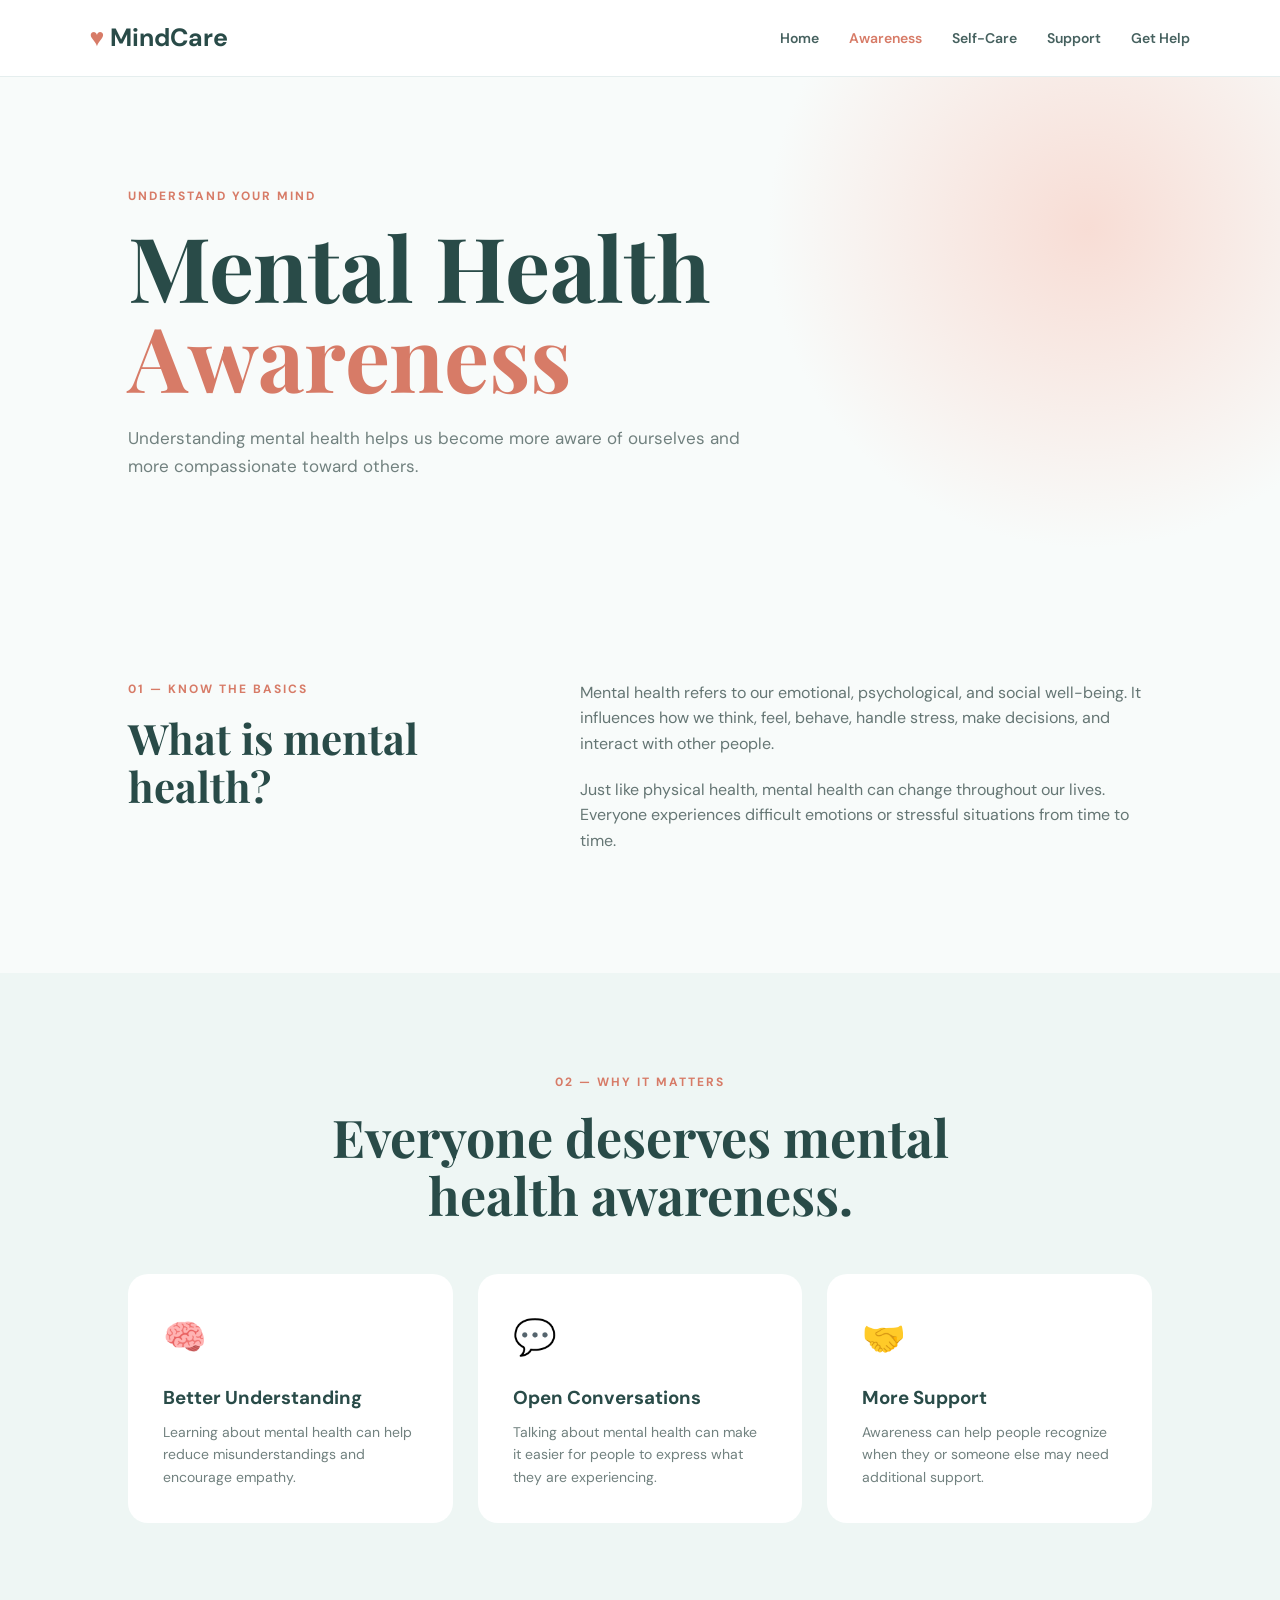
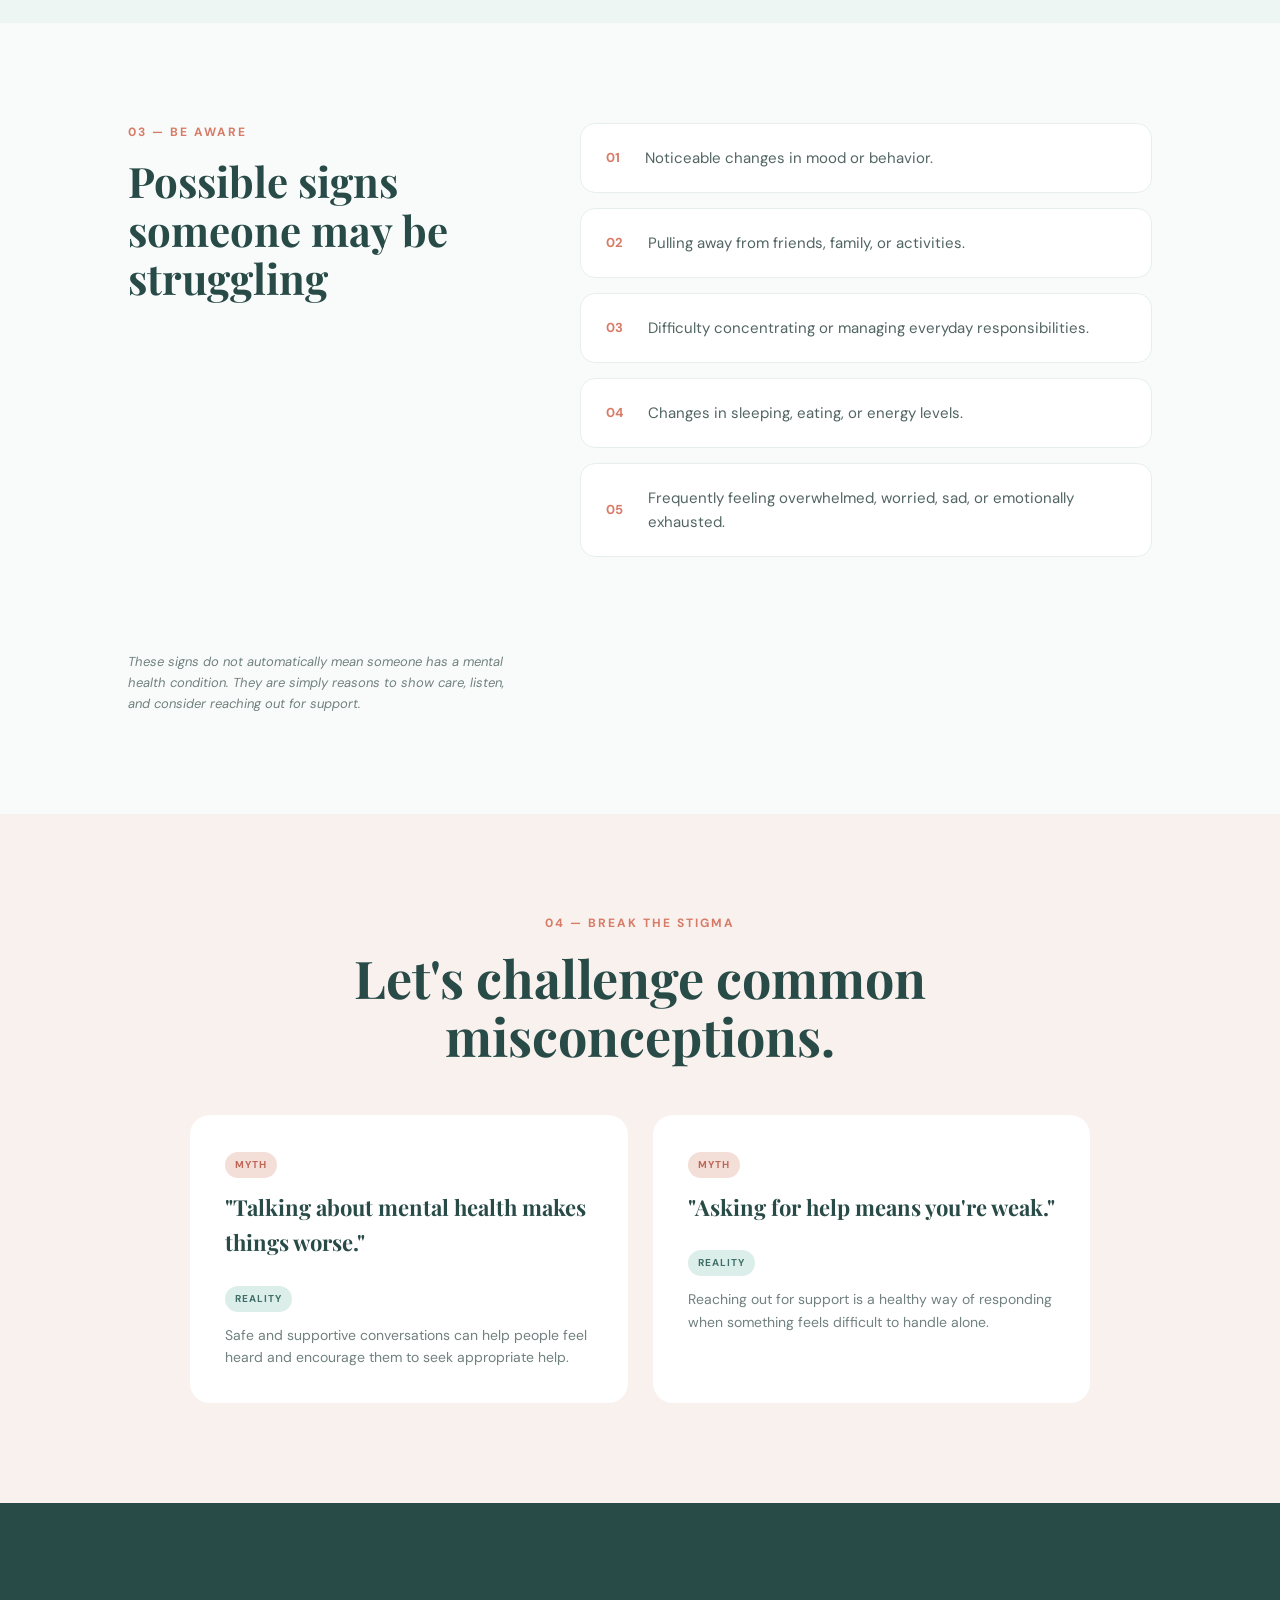
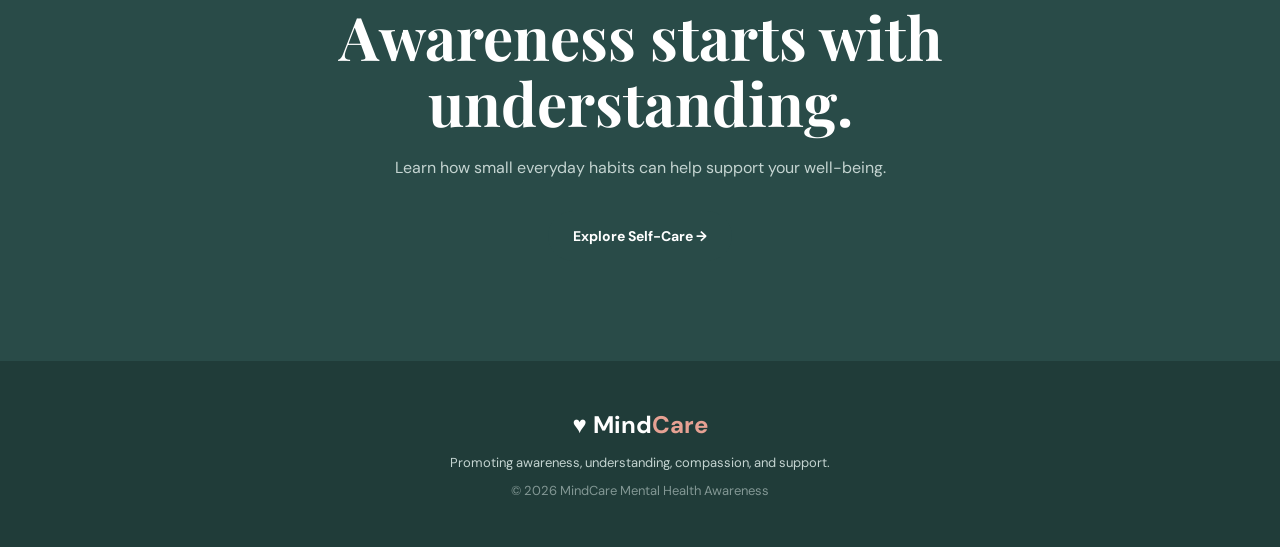
<file: awareness.html>
<!DOCTYPE html>

<html lang="en">
<head>
    <meta charset="UTF-8">
    <meta name="viewport" content="width=device-width, initial-scale=1.0">

<title>Awareness | MindCare</title>

<link rel="stylesheet" href="style.css">

<link rel="preconnect" href="https://fonts.googleapis.com">
<link rel="preconnect" href="https://fonts.gstatic.com" crossorigin>
<link href="https://fonts.googleapis.com/css2?family=DM+Sans:wght@400;500;600;700&family=Playfair+Display:wght@600;700&display=swap" rel="stylesheet">

</head>

<body>

<header class="navbar">

<div class="logo">
    <span>♥</span> MindCare
</div>

<nav id="navMenu">
    <a href="index.html">Home</a>
    <a href="awareness.html" class="active">Awareness</a>
    <a href="selfcare.html">Self-Care</a>
    <a href="support.html">Support</a>
    <a href="help.html">Get Help</a>
</nav>

<button class="menu-btn" onclick="toggleMenu()">☰</button>

</header>

<main>

<!-- PAGE HEADER -->

<section class="page-header">

    <p class="small-title">UNDERSTAND YOUR MIND</p>

    <h1>
        Mental Health<br>
        <span>Awareness</span>
    </h1>

    <p>
        Understanding mental health helps us become more aware
        of ourselves and more compassionate toward others.
    </p>

</section>


<!-- WHAT IS MENTAL HEALTH -->

<section class="content-section">

    <div class="content-title">

        <p class="small-title">01 — KNOW THE BASICS</p>

        <h2>What is mental health?</h2>

    </div>

    <div class="content-text">

        <p>
            Mental health refers to our emotional, psychological,
            and social well-being. It influences how we think,
            feel, behave, handle stress, make decisions, and
            interact with other people.
        </p>

        <p>
            Just like physical health, mental health can change
            throughout our lives. Everyone experiences difficult
            emotions or stressful situations from time to time.
        </p>

    </div>

</section>


<!-- WHY IT MATTERS -->

<section class="colored-section">

    <div class="section-title center">

        <p class="small-title">02 — WHY IT MATTERS</p>

        <h2>Everyone deserves mental health awareness.</h2>

    </div>

    <div class="awareness-grid">

        <div class="awareness-card">
            <span>🧠</span>
            <h3>Better Understanding</h3>
            <p>
                Learning about mental health can help reduce
                misunderstandings and encourage empathy.
            </p>
        </div>

        <div class="awareness-card">
            <span>💬</span>
            <h3>Open Conversations</h3>
            <p>
                Talking about mental health can make it easier
                for people to express what they are experiencing.
            </p>
        </div>

        <div class="awareness-card">
            <span>🤝</span>
            <h3>More Support</h3>
            <p>
                Awareness can help people recognize when they
                or someone else may need additional support.
            </p>
        </div>

    </div>

</section>


<!-- POSSIBLE SIGNS -->

<section class="content-section">

    <div class="content-title">

        <p class="small-title">03 — BE AWARE</p>

        <h2>Possible signs someone may be struggling</h2>

    </div>

    <div class="signs-list">

        <div class="awareness-sign">
            <span>01</span>
            <p>Noticeable changes in mood or behavior.</p>
        </div>

        <div class="awareness-sign">
            <span>02</span>
            <p>Pulling away from friends, family, or activities.</p>
        </div>

        <div class="awareness-sign">
            <span>03</span>
            <p>Difficulty concentrating or managing everyday responsibilities.</p>
        </div>

        <div class="awareness-sign">
            <span>04</span>
            <p>Changes in sleeping, eating, or energy levels.</p>
        </div>

        <div class="awareness-sign">
            <span>05</span>
            <p>Frequently feeling overwhelmed, worried, sad, or emotionally exhausted.</p>
        </div>

    </div>

    <p class="important-note">
        These signs do not automatically mean someone has a mental
        health condition. They are simply reasons to show care,
        listen, and consider reaching out for support.
    </p>

</section>


<!-- MYTHS -->

<section class="colored-section light">

    <div class="section-title center">

        <p class="small-title">04 — BREAK THE STIGMA</p>

        <h2>Let's challenge common misconceptions.</h2>

    </div>

    <div class="myth-grid">

        <div class="myth-card">

            <div class="myth-label">
                MYTH
            </div>

            <h3>
                "Talking about mental health makes things worse."
            </h3>

            <div class="truth-label">
                REALITY
            </div>

            <p>
                Safe and supportive conversations can help people
                feel heard and encourage them to seek appropriate help.
            </p>

        </div>


        <div class="myth-card">

            <div class="myth-label">
                MYTH
            </div>

            <h3>
                "Asking for help means you're weak."
            </h3>

            <div class="truth-label">
                REALITY
            </div>

            <p>
                Reaching out for support is a healthy way of
                responding when something feels difficult to handle alone.
            </p>

        </div>

    </div>

</section>


<!-- CTA -->

<section class="page-cta">

    <h2>
        Awareness starts with<br>
        understanding.
    </h2>

    <p>
        Learn how small everyday habits can help support your well-being.
    </p>

    <a href="selfcare.html" class="btn primary-btn">
        Explore Self-Care →
    </a>

</section>

</main>

<footer>

<div class="footer-logo">
    ♥ Mind<span>Care</span>
</div>

<p>
    Promoting awareness, understanding, compassion, and support.
</p>

<p class="copyright">
    © 2026 MindCare Mental Health Awareness
</p>

</footer>

<script src="script.js"></script>

</body>
</html>
</file>
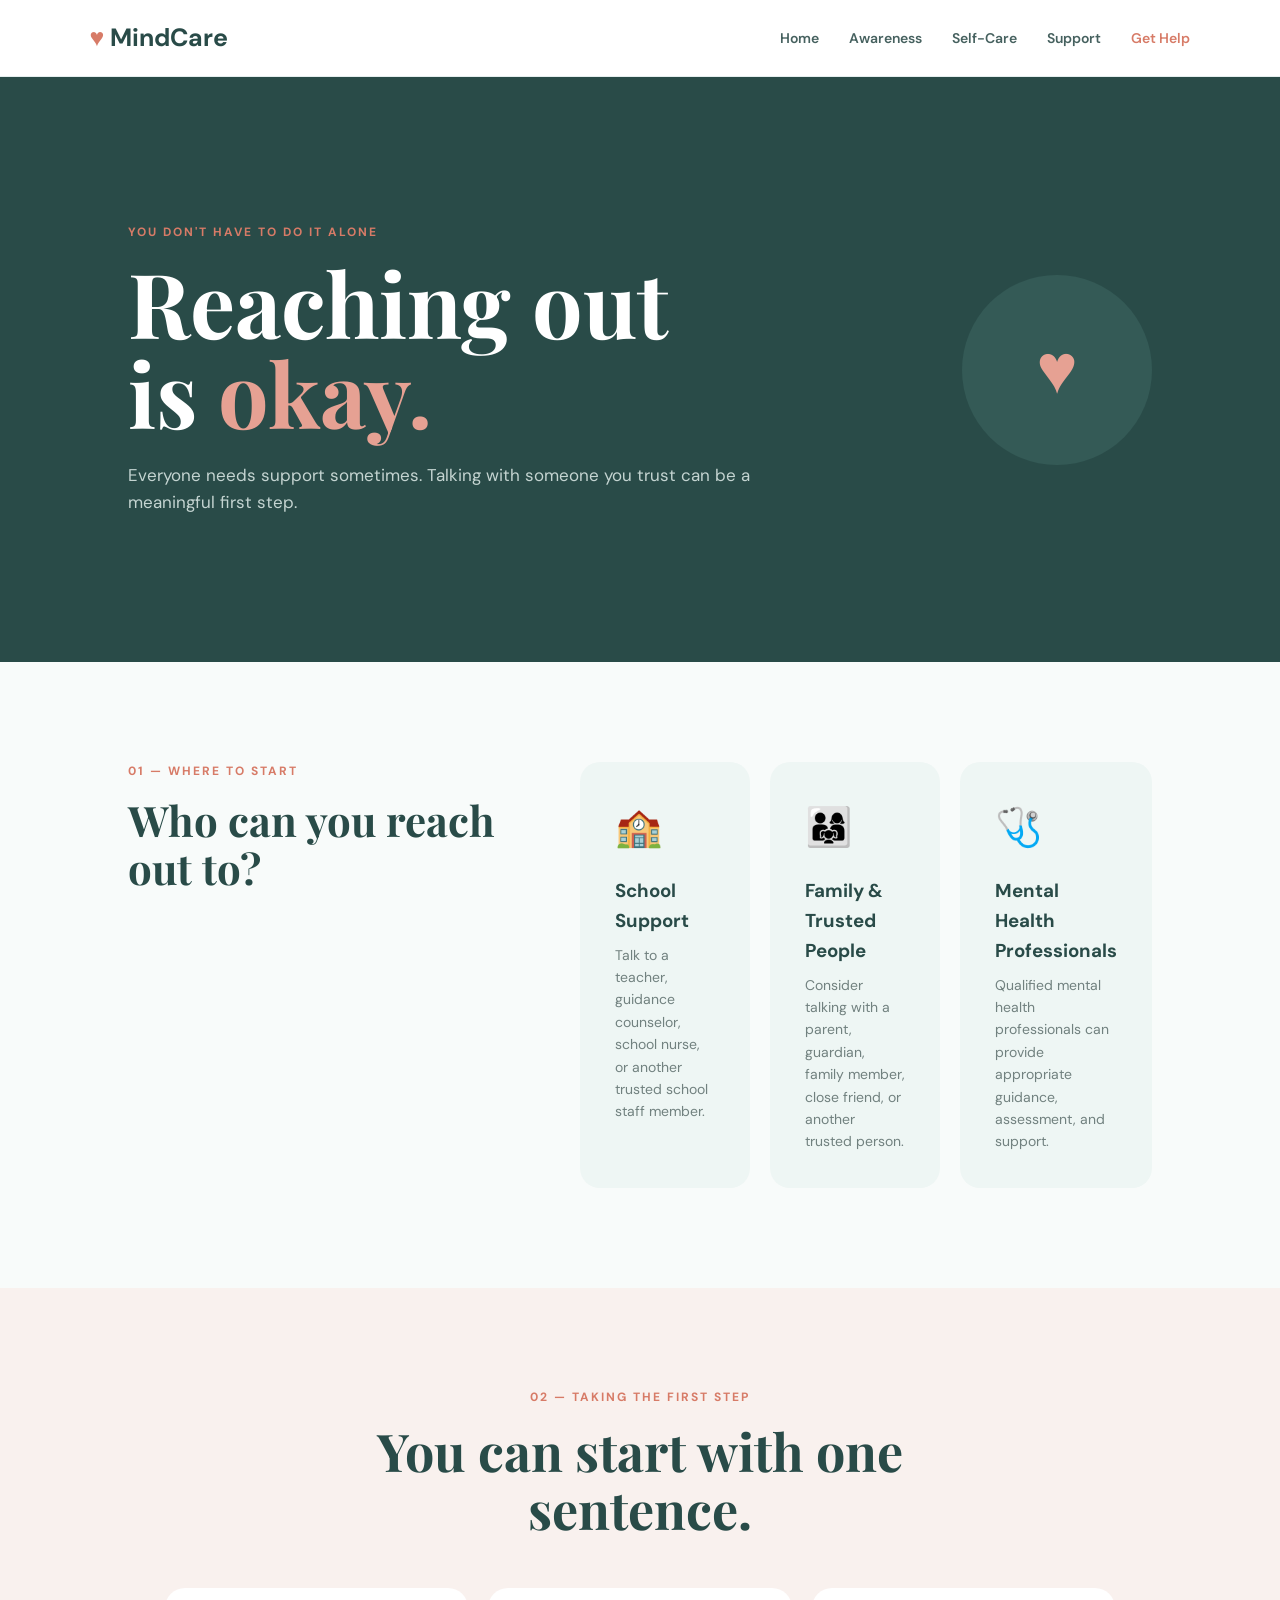
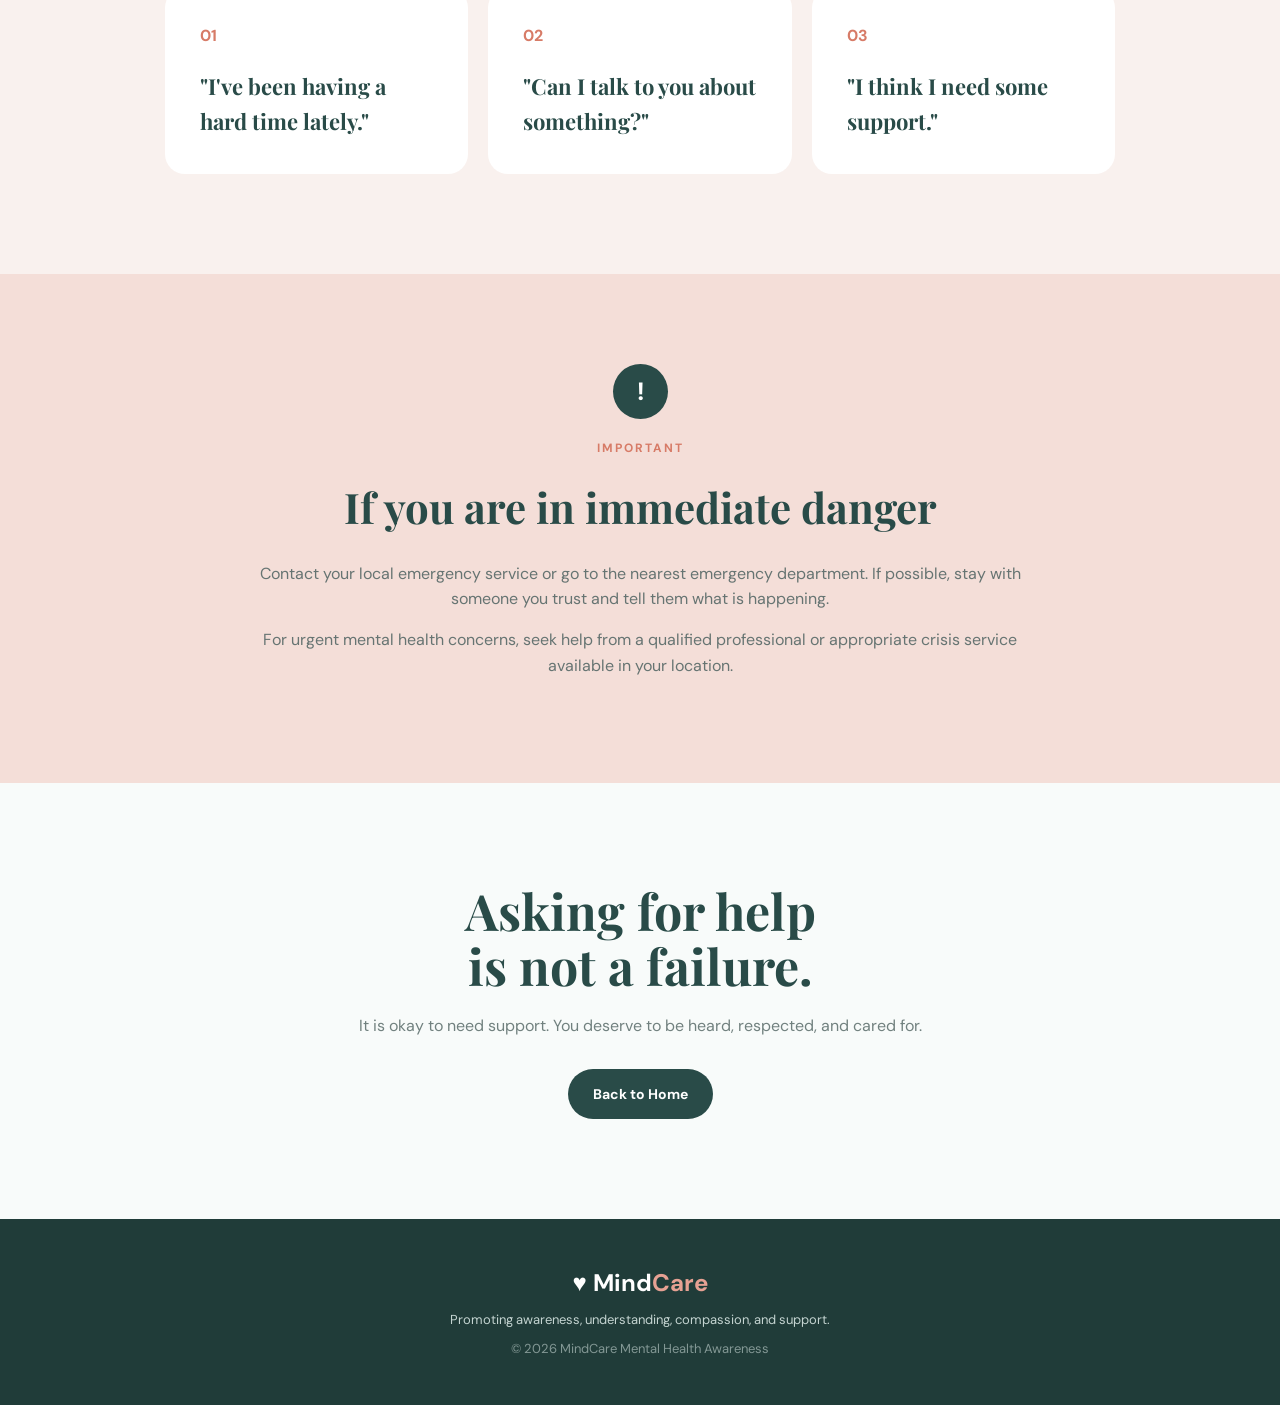
<file: help.html>
<!DOCTYPE html>

<html lang="en">
<head>

<meta charset="UTF-8">
<meta name="viewport" content="width=device-width, initial-scale=1.0">

<title>Get Help | MindCare</title>

<link rel="stylesheet" href="style.css">

<link rel="preconnect" href="https://fonts.googleapis.com">
<link rel="preconnect" href="https://fonts.gstatic.com" crossorigin>
<link href="https://fonts.googleapis.com/css2?family=DM+Sans:wght@400;500;600;700&family=Playfair+Display:wght@600;700&display=swap" rel="stylesheet">

</head>

<body>

<header class="navbar">

<div class="logo">
    <span>♥</span> MindCare
</div>

<nav id="navMenu">

    <a href="index.html">Home</a>

    <a href="awareness.html">Awareness</a>

    <a href="selfcare.html">Self-Care</a>

    <a href="support.html">Support</a>

    <a href="help.html" class="active">Get Help</a>

</nav>

<button class="menu-btn" onclick="toggleMenu()">☰</button>

</header>

<main>

<section class="help-hero">

    <div>

        <p class="small-title">
            YOU DON'T HAVE TO DO IT ALONE
        </p>

        <h1>
            Reaching out<br>
            is <span>okay.</span>
        </h1>

        <p>
            Everyone needs support sometimes. Talking with someone
            you trust can be a meaningful first step.
        </p>

    </div>

    <div class="help-heart">
        ♥
    </div>

</section>


<section class="content-section">

    <div class="content-title">

        <p class="small-title">01 — WHERE TO START</p>

        <h2>
            Who can you reach out to?
        </h2>

    </div>


    <div class="help-page-grid">

        <div class="help-page-card">

            <span>🏫</span>

            <h3>
                School Support
            </h3>

            <p>
                Talk to a teacher, guidance counselor,
                school nurse, or another trusted school staff member.
            </p>

        </div>


        <div class="help-page-card">

            <span>👨‍👩‍👧</span>

            <h3>
                Family & Trusted People
            </h3>

            <p>
                Consider talking with a parent, guardian,
                family member, close friend, or another trusted person.
            </p>

        </div>


        <div class="help-page-card">

            <span>🩺</span>

            <h3>
                Mental Health Professionals
            </h3>

            <p>
                Qualified mental health professionals can provide
                appropriate guidance, assessment, and support.
            </p>

        </div>

    </div>

</section>


<section class="help-steps">

    <div class="section-title center">

        <p class="small-title">02 — TAKING THE FIRST STEP</p>

        <h2>
            You can start with one sentence.
        </h2>

    </div>


    <div class="help-steps-grid">

        <div class="help-step">
            <span>01</span>
            <h3>
                "I've been having a hard time lately."
            </h3>
        </div>

        <div class="help-step">
            <span>02</span>
            <h3>
                "Can I talk to you about something?"
            </h3>
        </div>

        <div class="help-step">
            <span>03</span>
            <h3>
                "I think I need some support."
            </h3>
        </div>

    </div>

</section>


<section class="important-help">

    <div class="important-help-content">

        <div class="warning-icon">
            !
        </div>

        <p class="small-title">
            IMPORTANT
        </p>

        <h2>
            If you are in immediate danger
        </h2>

        <p>
            Contact your local emergency service or go to the nearest
            emergency department. If possible, stay with someone you
            trust and tell them what is happening.
        </p>

        <p>
            For urgent mental health concerns, seek help from a
            qualified professional or appropriate crisis service
            available in your location.
        </p>

    </div>

</section>


<section class="final-help">

    <h2>
        Asking for help<br>
        is not a failure.
    </h2>

    <p>
        It is okay to need support. You deserve to be heard,
        respected, and cared for.
    </p>

    <a href="index.html" class="btn primary-btn">
        Back to Home
    </a>

</section>

</main>

<footer>

<div class="footer-logo">
    ♥ Mind<span>Care</span>
</div>

<p>
    Promoting awareness, understanding, compassion, and support.
</p>

<p class="copyright">
    © 2026 MindCare Mental Health Awareness
</p>

</footer>

<script src="script.js"></script>

</body>
</html>
</file>
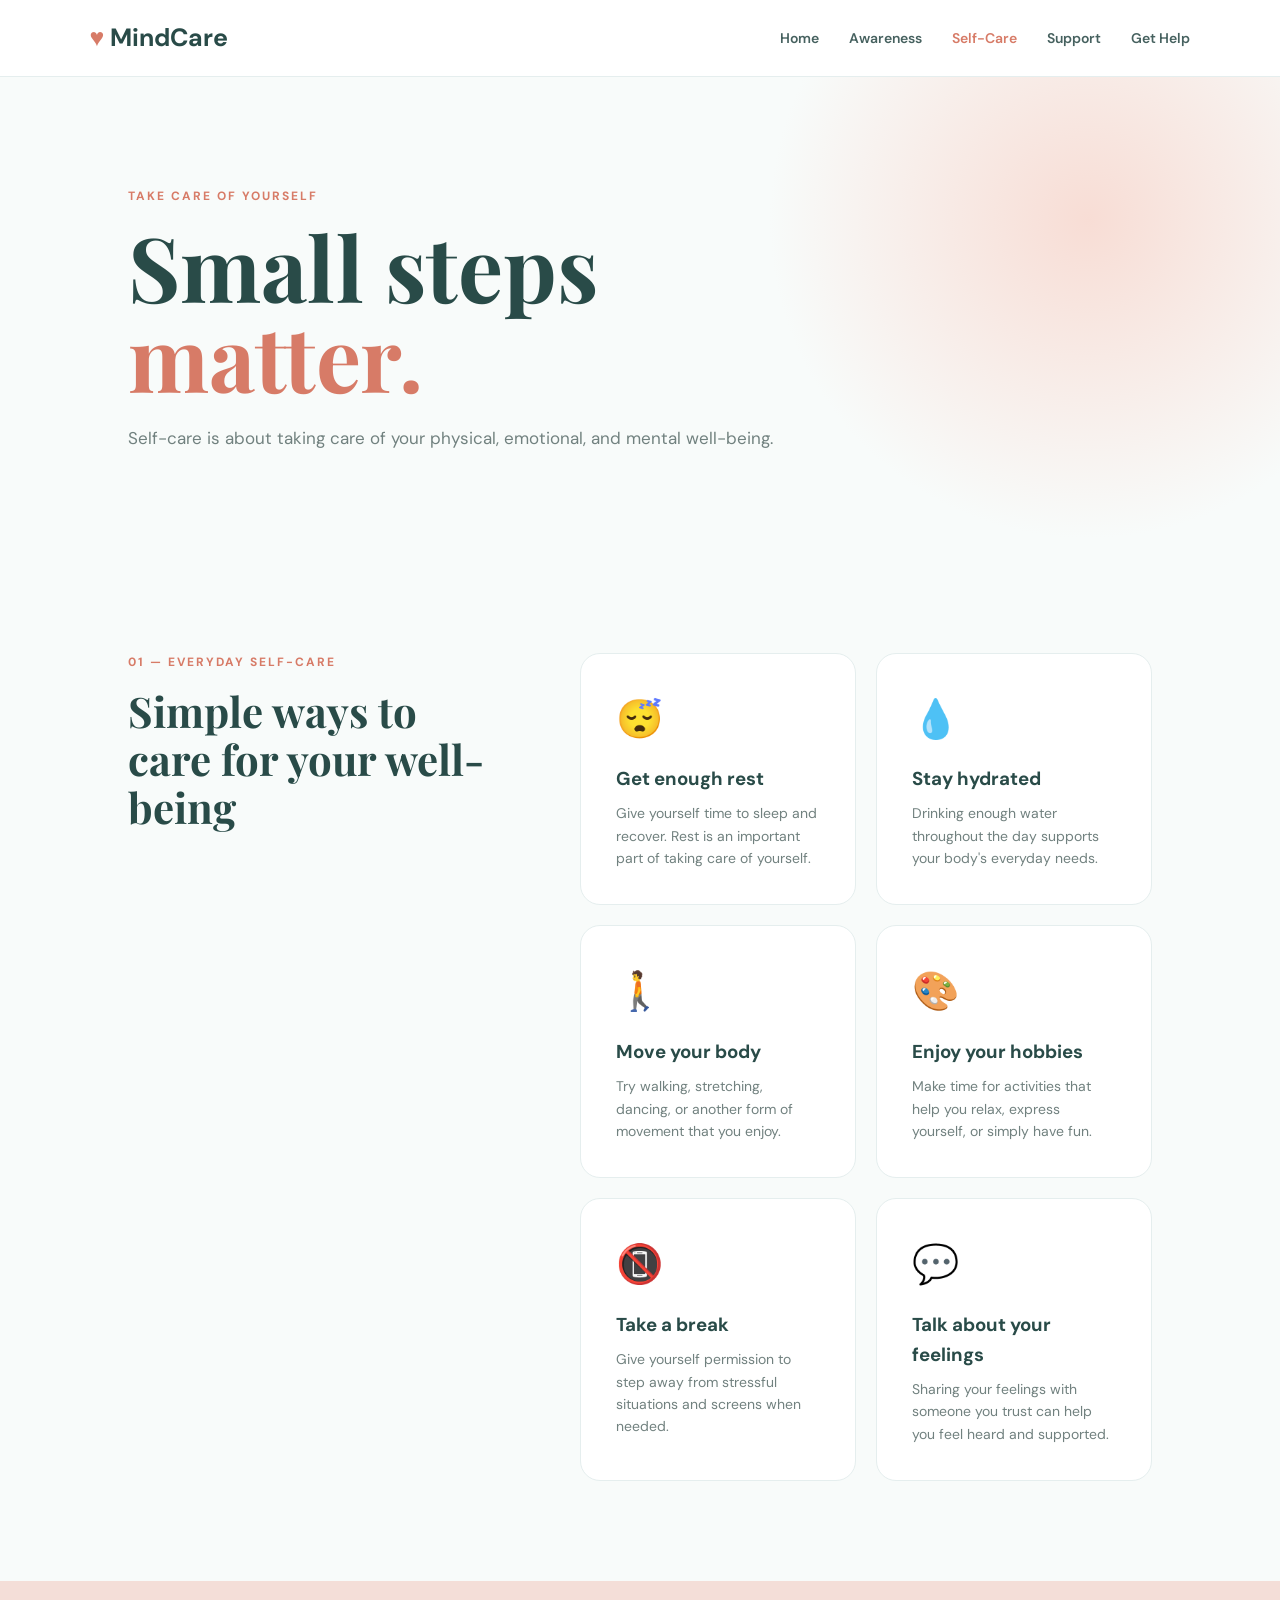
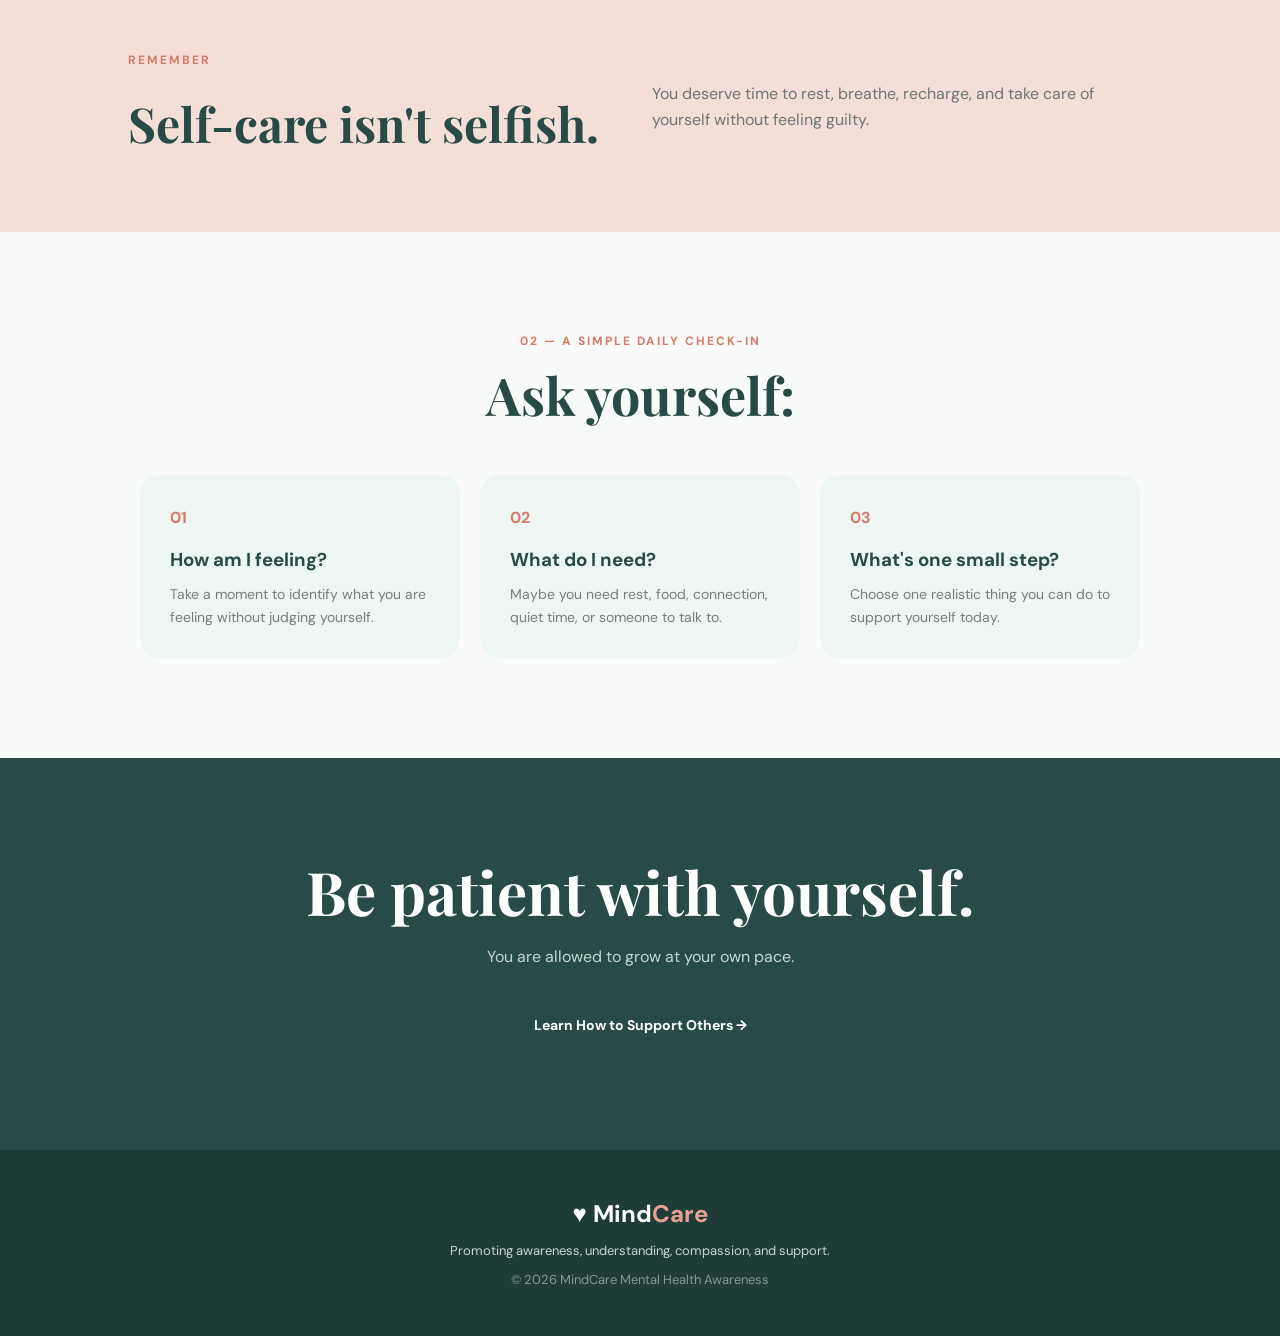
<file: selfcare.html>
<!DOCTYPE html>

<html lang="en">
<head>

<meta charset="UTF-8">
<meta name="viewport" content="width=device-width, initial-scale=1.0">

<title>Self-Care | MindCare</title>

<link rel="stylesheet" href="style.css">

<link rel="preconnect" href="https://fonts.googleapis.com">
<link rel="preconnect" href="https://fonts.gstatic.com" crossorigin>
<link href="https://fonts.googleapis.com/css2?family=DM+Sans:wght@400;500;600;700&family=Playfair+Display:wght@600;700&display=swap" rel="stylesheet">

</head>

<body>

<header class="navbar">

<div class="logo">
    <span>♥</span> MindCare
</div>

<nav id="navMenu">
    <a href="index.html">Home</a>
    <a href="awareness.html">Awareness</a>
    <a href="selfcare.html" class="active">Self-Care</a>
    <a href="support.html">Support</a>
    <a href="help.html">Get Help</a>
</nav>

<button class="menu-btn" onclick="toggleMenu()">☰</button>

</header>

<main>

<section class="page-header">

    <p class="small-title">TAKE CARE OF YOURSELF</p>

    <h1>
        Small steps<br>
        <span>matter.</span>
    </h1>

    <p>
        Self-care is about taking care of your physical,
        emotional, and mental well-being.
    </p>

</section>


<section class="content-section">

    <div class="content-title">

        <p class="small-title">01 — EVERYDAY SELF-CARE</p>

        <h2>
            Simple ways to care for your well-being
        </h2>

    </div>


    <div class="selfcare-page-grid">

        <div class="selfcare-big-card">
            <div class="big-icon">😴</div>
            <h3>Get enough rest</h3>
            <p>
                Give yourself time to sleep and recover.
                Rest is an important part of taking care of yourself.
            </p>
        </div>


        <div class="selfcare-big-card">
            <div class="big-icon">💧</div>
            <h3>Stay hydrated</h3>
            <p>
                Drinking enough water throughout the day supports
                your body's everyday needs.
            </p>
        </div>


        <div class="selfcare-big-card">
            <div class="big-icon">🚶</div>
            <h3>Move your body</h3>
            <p>
                Try walking, stretching, dancing, or another
                form of movement that you enjoy.
            </p>
        </div>


        <div class="selfcare-big-card">
            <div class="big-icon">🎨</div>
            <h3>Enjoy your hobbies</h3>
            <p>
                Make time for activities that help you relax,
                express yourself, or simply have fun.
            </p>
        </div>


        <div class="selfcare-big-card">
            <div class="big-icon">📵</div>
            <h3>Take a break</h3>
            <p>
                Give yourself permission to step away from
                stressful situations and screens when needed.
            </p>
        </div>


        <div class="selfcare-big-card">
            <div class="big-icon">💬</div>
            <h3>Talk about your feelings</h3>
            <p>
                Sharing your feelings with someone you trust
                can help you feel heard and supported.
            </p>
        </div>

    </div>

</section>


<section class="selfcare-reminder">

    <div>

        <p class="small-title">
            REMEMBER
        </p>

        <h2>
            Self-care isn't selfish.
        </h2>

    </div>

    <p>
        You deserve time to rest, breathe, recharge, and
        take care of yourself without feeling guilty.
    </p>

</section>


<section class="daily-section">

    <div class="section-title center">

        <p class="small-title">02 — A SIMPLE DAILY CHECK-IN</p>

        <h2>
            Ask yourself:
        </h2>

    </div>


    <div class="check-grid">

        <div class="check-card">
            <span>01</span>
            <h3>How am I feeling?</h3>
            <p>
                Take a moment to identify what you are feeling
                without judging yourself.
            </p>
        </div>

        <div class="check-card">
            <span>02</span>
            <h3>What do I need?</h3>
            <p>
                Maybe you need rest, food, connection,
                quiet time, or someone to talk to.
            </p>
        </div>

        <div class="check-card">
            <span>03</span>
            <h3>What's one small step?</h3>
            <p>
                Choose one realistic thing you can do
                to support yourself today.
            </p>
        </div>

    </div>

</section>


<section class="page-cta">

    <h2>
        Be patient with yourself.
    </h2>

    <p>
        You are allowed to grow at your own pace.
    </p>

    <a href="support.html" class="btn primary-btn">
        Learn How to Support Others →
    </a>

</section>

</main>

<footer>

<div class="footer-logo">
    ♥ Mind<span>Care</span>
</div>

<p>
    Promoting awareness, understanding, compassion, and support.
</p>

<p class="copyright">
    © 2026 MindCare Mental Health Awareness
</p>

</footer>

<script src="script.js"></script>

</body>
</html>
</file>
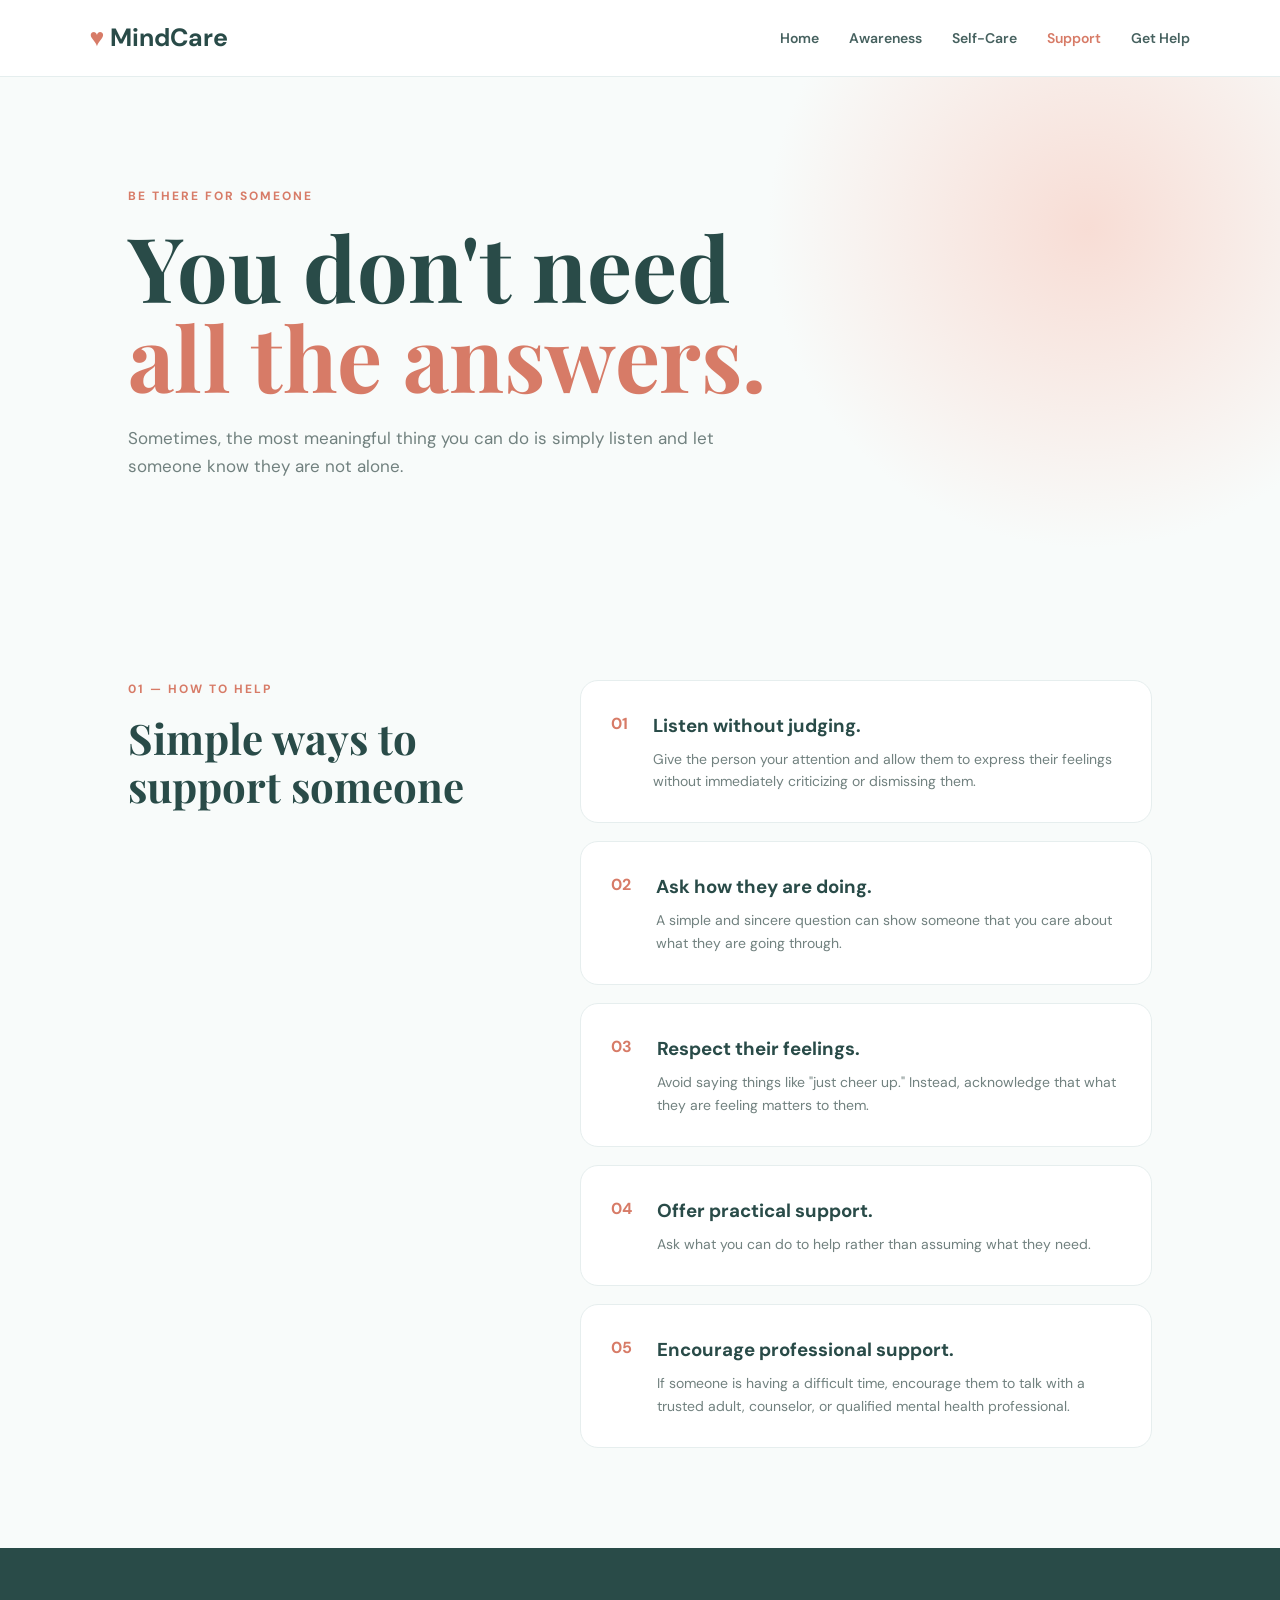
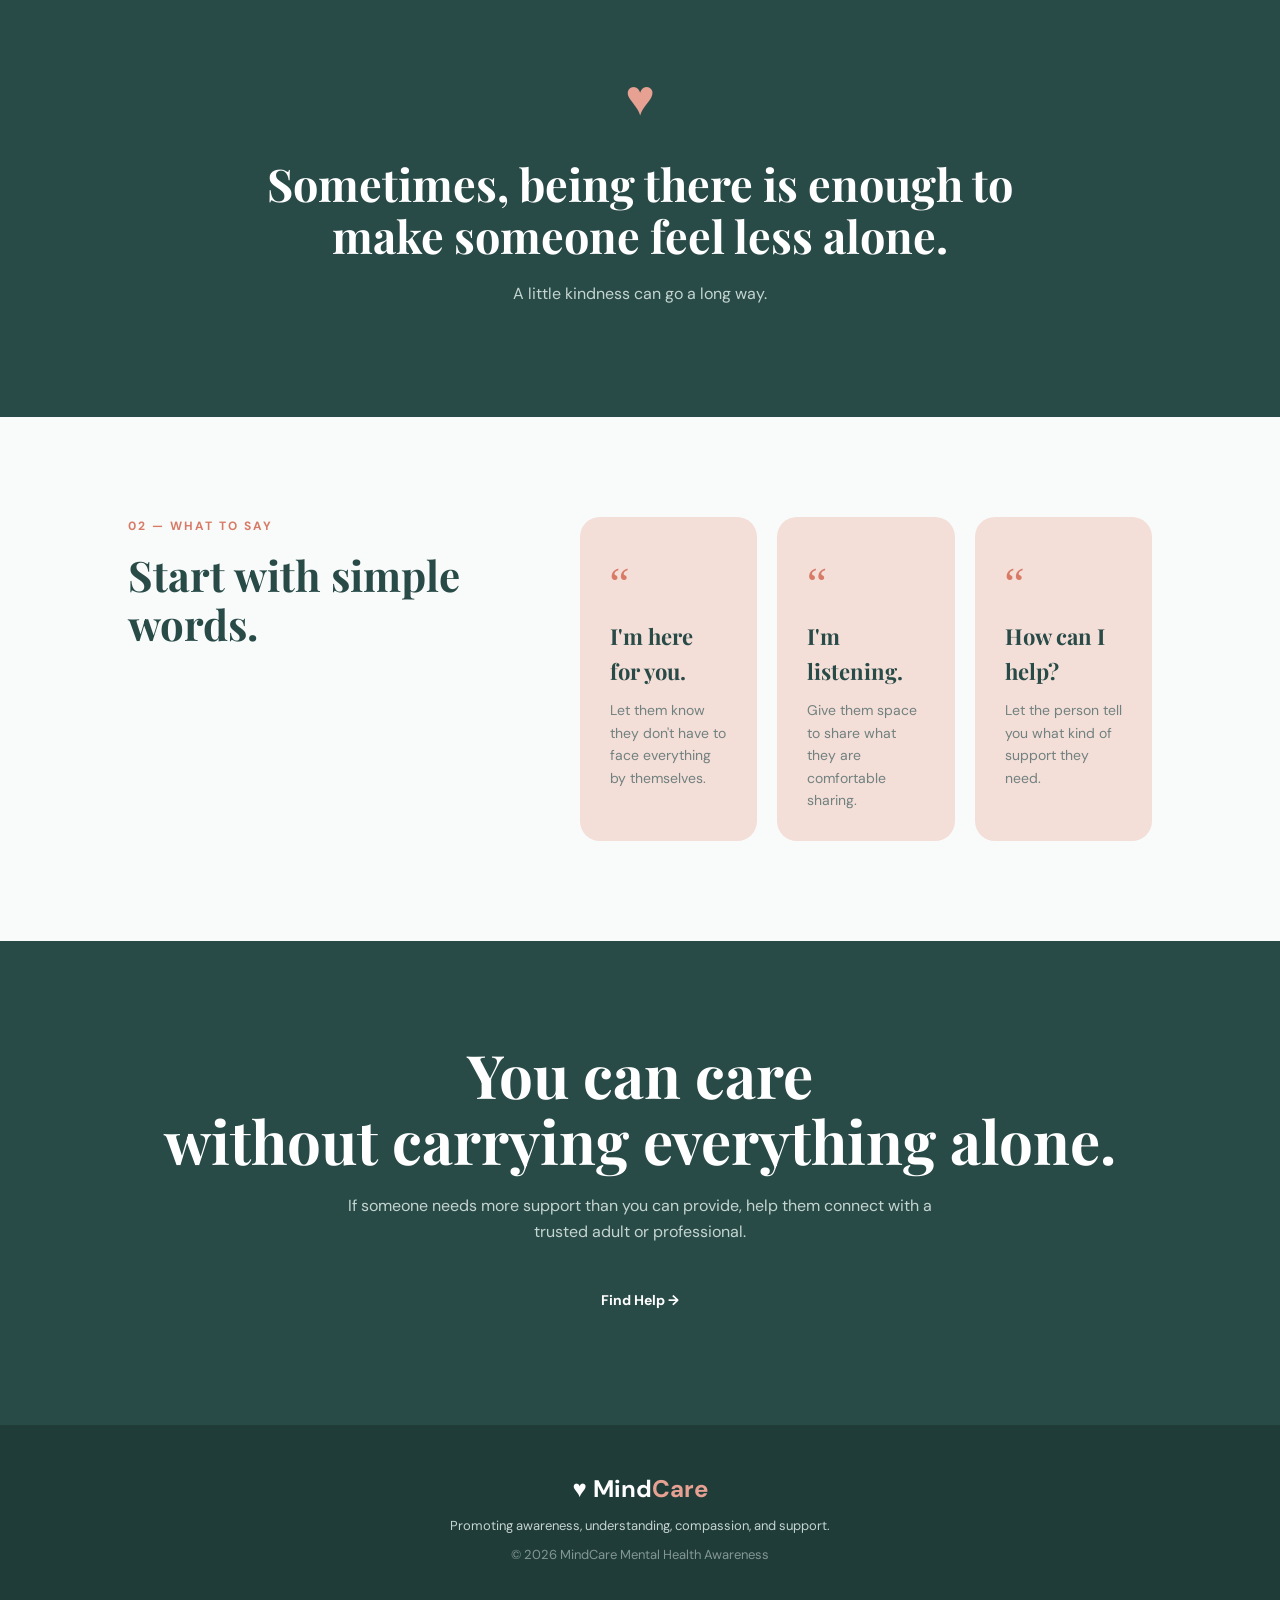
<file: support.html>
<!DOCTYPE html>

<html lang="en">
<head>

<meta charset="UTF-8">
<meta name="viewport" content="width=device-width, initial-scale=1.0">

<title>Support | MindCare</title>

<link rel="stylesheet" href="style.css">

<link rel="preconnect" href="https://fonts.googleapis.com">
<link rel="preconnect" href="https://fonts.gstatic.com" crossorigin>
<link href="https://fonts.googleapis.com/css2?family=DM+Sans:wght@400;500;600;700&family=Playfair+Display:wght@600;700&display=swap" rel="stylesheet">

</head>

<body>

<header class="navbar">

<div class="logo">
    <span>♥</span> MindCare
</div>

<nav id="navMenu">

    <a href="index.html">Home</a>

    <a href="awareness.html">Awareness</a>

    <a href="selfcare.html">Self-Care</a>

    <a href="support.html" class="active">Support</a>

    <a href="help.html">Get Help</a>

</nav>

<button class="menu-btn" onclick="toggleMenu()">☰</button>

</header>

<main>

<section class="page-header">

    <p class="small-title">BE THERE FOR SOMEONE</p>

    <h1>
        You don't need<br>
        <span>all the answers.</span>
    </h1>

    <p>
        Sometimes, the most meaningful thing you can do
        is simply listen and let someone know they are not alone.
    </p>

</section>


<section class="content-section">

    <div class="content-title">

        <p class="small-title">01 — HOW TO HELP</p>

        <h2>
            Simple ways to support someone
        </h2>

    </div>


    <div class="support-page-list">

        <div class="support-page-item">

            <div class="support-number">01</div>

            <div>
                <h3>Listen without judging.</h3>

                <p>
                    Give the person your attention and allow them
                    to express their feelings without immediately
                    criticizing or dismissing them.
                </p>
            </div>

        </div>


        <div class="support-page-item">

            <div class="support-number">02</div>

            <div>
                <h3>Ask how they are doing.</h3>

                <p>
                    A simple and sincere question can show someone
                    that you care about what they are going through.
                </p>
            </div>

        </div>


        <div class="support-page-item">

            <div class="support-number">03</div>

            <div>
                <h3>Respect their feelings.</h3>

                <p>
                    Avoid saying things like "just cheer up."
                    Instead, acknowledge that what they are feeling
                    matters to them.
                </p>
            </div>

        </div>


        <div class="support-page-item">

            <div class="support-number">04</div>

            <div>
                <h3>Offer practical support.</h3>

                <p>
                    Ask what you can do to help rather than assuming
                    what they need.
                </p>
            </div>

        </div>


        <div class="support-page-item">

            <div class="support-number">05</div>

            <div>
                <h3>Encourage professional support.</h3>

                <p>
                    If someone is having a difficult time, encourage
                    them to talk with a trusted adult, counselor,
                    or qualified mental health professional.
                </p>
            </div>

        </div>

    </div>

</section>


<section class="support-message">

    <div class="support-message-inner">

        <span class="large-heart">
            ♥
        </span>

        <h2>
            Sometimes, being there
            is enough to make someone
            feel less alone.
        </h2>

        <p>
            A little kindness can go a long way.
        </p>

    </div>

</section>


<section class="content-section">

    <div class="content-title">

        <p class="small-title">02 — WHAT TO SAY</p>

        <h2>
            Start with simple words.
        </h2>

    </div>


    <div class="words-grid">

        <div class="words-card">
            <span>“</span>
            <h3>I'm here for you.</h3>
            <p>
                Let them know they don't have to face
                everything by themselves.
            </p>
        </div>

        <div class="words-card">
            <span>“</span>
            <h3>I'm listening.</h3>
            <p>
                Give them space to share what they
                are comfortable sharing.
            </p>
        </div>

        <div class="words-card">
            <span>“</span>
            <h3>How can I help?</h3>
            <p>
                Let the person tell you what kind of
                support they need.
            </p>
        </div>

    </div>

</section>


<section class="page-cta">

    <h2>
        You can care<br>
        without carrying everything alone.
    </h2>

    <p>
        If someone needs more support than you can provide,
        help them connect with a trusted adult or professional.
    </p>

    <a href="help.html" class="btn primary-btn">
        Find Help →
    </a>

</section>

</main>

<footer>

<div class="footer-logo">
    ♥ Mind<span>Care</span>
</div>

<p>
    Promoting awareness, understanding, compassion, and support.
</p>

<p class="copyright">
    © 2026 MindCare Mental Health Awareness
</p>

</footer>

<script src="script.js"></script>

</body>
</html>
</file>
<file: style.css>
/* =========================================
MINDCARE - MENTAL HEALTH AWARENESS
MAIN STYLESHEET
========================================= */

/* =========================================
RESET
========================================= */

* {
  margin: 0;
  padding: 0;
  box-sizing: border-box;
  }

html {
scroll-behavior: smooth;
}

body {
font-family: "DM Sans", Arial, sans-serif;
color: #263b3a;
background: #f8fbfa;
line-height: 1.6;
}

a {
text-decoration: none;
}

button {
font-family: inherit;
}

/* =========================================
NAVIGATION BAR
========================================= */

.navbar {
position: sticky;
top: 0;
z-index: 1000;

width: 100%;

display: flex;
align-items: center;
justify-content: space-between;

padding: 18px 7%;

background: rgba(255, 255, 255, 0.97);

border-bottom: 1px solid #e5eeee;

backdrop-filter: blur(10px);

}

/* LOGO */

.logo {
color: #294b48;
font-size: 25px;
font-weight: 700;
}

.logo span {
color: #d77b67;
}

.logo-icon {
color: #d77b67;
margin-right: 5px;
}

/* NAV LINKS */

.navbar nav {
display: flex;
align-items: center;
gap: 30px;
}

.navbar nav a {
color: #46615f;
font-size: 14px;
font-weight: 600;

transition: color 0.3s ease;

}

.navbar nav a:hover {
color: #d77b67;
}

/* MOBILE MENU BUTTON */

.menu-btn {
display: none;

border: none;
outline: none;

background: transparent;

color: #294b48;

font-size: 26px;

cursor: pointer;

}

/* =========================================
HERO SECTION
========================================= */

.hero {
min-height: 88vh;

display: flex;
align-items: center;
justify-content: space-between;

gap: 60px;

padding: 80px 10%;

background:
    radial-gradient(
        circle at 85% 25%,
        #f8ddd5 0,
        transparent 27%
    ),
    radial-gradient(
        circle at 15% 85%,
        #dceeea 0,
        transparent 30%
    ),
    #f8fbfa;

}

/* HERO TEXT */

.hero-content {
max-width: 650px;
}

.small-title {
margin-bottom: 15px;

color: #d77b67;

font-size: 12px;
font-weight: 700;

letter-spacing: 2px;

}

.hero h1 {
color: #294b48;

font-family: "Playfair Display", Georgia, serif;

font-size: clamp(60px, 8vw, 105px);

line-height: 0.95;

}

.hero h1 span {
color: #d77b67;
}

.hero-text {
max-width: 580px;

margin: 30px 0;

color: #657674;

font-size: 17px;

}

/* HERO BUTTONS */

.hero-buttons {
display: flex;
flex-wrap: wrap;

gap: 15px;

}

.btn {
display: inline-block;

padding: 14px 25px;

border-radius: 30px;

font-size: 14px;
font-weight: 700;

transition: all 0.3s ease;

}

/* PRIMARY BUTTON */

.primary-btn {
background: #294b48;
color: white;
}

.primary-btn:hover {
background: #1e3936;

transform: translateY(-3px);

}

/* SECONDARY BUTTON */

.secondary-btn {
color: #294b48;

border: 1px solid #294b48;

}

.secondary-btn:hover {
background: #294b48;
color: white;

transform: translateY(-3px);

}

/* =========================================
HERO CARD
========================================= */

.hero-card {
width: 330px;

padding: 45px 35px;

text-align: center;

background: white;

border-radius: 30px;

box-shadow:
    0 20px 50px rgba(41, 75, 72, 0.12);

transform: rotate(2deg);

transition: transform 0.3s ease;

}

.hero-card:hover {
transform: rotate(0deg) translateY(-5px);
}

.heart-circle {
width: 90px;
height: 90px;

display: flex;
align-items: center;
justify-content: center;

margin: 0 auto 25px;

border-radius: 50%;

background: #f6ddd7;

color: #d77b67;

font-size: 38px;

}

.hero-card h3 {
color: #294b48;

font-family: "Playfair Display", Georgia, serif;

font-size: 25px;

}

.hero-card p {
margin-top: 12px;

color: #71817f;

font-size: 14px;

}

/* =========================================
QUOTE SECTION
========================================= */

.quote-section {
padding: 75px 10%;

text-align: center;

background: #294b48;

color: white;

}

.quote-mark {
color: #e6a193;

font-family: Georgia, serif;

font-size: 80px;

line-height: 50px;

}

.quote-section p {
max-width: 750px;

margin: 10px auto 15px;

font-family: "Playfair Display", Georgia, serif;

font-size: 28px;

}

.quote-section span {
color: #bcd1ce;

font-size: 13px;

}

/* =========================================
GENERAL SECTIONS
========================================= */

.section {
padding: 100px 10%;
}

.section-heading {
max-width: 700px;

margin-bottom: 55px;

}

.section-heading h2 {
margin-bottom: 18px;

color: #294b48;

font-family: "Playfair Display", Georgia, serif;

font-size: 48px;

line-height: 1.1;

}

.section-heading > p:last-child {
color: #71817f;
}

/* =========================================
AWARENESS CARDS
========================================= */

.cards {
display: grid;

grid-template-columns: repeat(3, 1fr);

gap: 25px;

}

.info-card {
padding: 35px;

background: white;

border: 1px solid #e6eeee;

border-radius: 22px;

transition: all 0.3s ease;

}

.info-card:hover {
transform: translateY(-8px);

box-shadow:
    0 18px 35px rgba(41, 75, 72, 0.1);

}

.card-icon {
margin-bottom: 20px;

font-size: 35px;

}

.info-card h3 {
margin-bottom: 10px;

color: #294b48;

}

.info-card p {
color: #74817f;

font-size: 14px;

}

/* =========================================
SIGNS SECTION
========================================= */

.signs-section {
padding: 100px 10%;

background: #eef6f4;

}

.signs-section .section-heading {
margin-bottom: 45px;
}

.signs-grid {
display: grid;

grid-template-columns: repeat(2, 1fr);

gap: 20px;

}

.sign {
display: flex;

gap: 25px;

padding: 30px;

background: white;

border-radius: 18px;

transition: transform 0.3s ease;

}

.sign:hover {
transform: translateY(-4px);
}

.sign > span {
color: #d77b67;

font-size: 13px;

font-weight: 700;

}

.sign h3 {
margin-bottom: 6px;

color: #294b48;

}

.sign p {
color: #71817f;

font-size: 14px;

}

.note {
margin-top: 25px;

color: #71817f;

font-size: 13px;

font-style: italic;

}

/* =========================================
SELF-CARE SECTION
========================================= */

.selfcare-grid {
display: grid;

grid-template-columns: repeat(3, 1fr);

gap: 20px;

}

.selfcare-card {
padding: 30px;

background: white;

border: 1px solid #e7eeee;

border-radius: 20px;

transition: all 0.3s ease;

}

.selfcare-card:hover {
transform: translateY(-6px);

box-shadow:
    0 15px 30px rgba(41, 75, 72, 0.08);

}

.selfcare-card span {
font-size: 30px;
}

.selfcare-card h3 {
margin: 15px 0 7px;

color: #294b48;

}

.selfcare-card p {
color: #71817f;

font-size: 14px;

}

/* =========================================
MOTIVATIONAL SECTION
========================================= */

.motivation {
padding: 110px 10%;

background: #f4ded8;

}

.motivation-content {
max-width: 800px;

margin: auto;

text-align: center;

}

.motivation h2 {
color: #294b48;

font-family: "Playfair Display", Georgia, serif;

font-size: clamp(38px, 5vw, 65px);

line-height: 1.1;

}

.motivation h2 span {
color: #c86e5d;
}

.motivation-content > p:not(.small-title):not(.random-message) {
max-width: 650px;

margin: 25px auto;

color: #6c7775;

}

/* MOTIVATIONAL BUTTON */

.message-btn {
padding: 14px 25px;

border: none;

border-radius: 30px;

background: #294b48;

color: white;

font-weight: 700;

cursor: pointer;

transition: all 0.3s ease;

}

.message-btn:hover {
background: #1e3936;

transform: translateY(-3px);

}

.random-message {
min-height: 30px;

margin-top: 20px;

color: #294b48;

font-weight: 700;

}

/* =========================================
SUPPORT SECTION
========================================= */

.support-section {
background: #f8fbfa;
}

.support-container {
max-width: 900px;
}

.support-list {
display: grid;

gap: 15px;

}

.support-item {
display: flex;

gap: 25px;

padding: 25px;

background: white;

border-left: 4px solid #d77b67;

border-radius: 18px;

transition: transform 0.3s ease;

}

.support-item:hover {
transform: translateX(5px);
}

.support-item > span {
color: #d77b67;

font-size: 13px;

font-weight: 700;

}

.support-item h3 {
margin-bottom: 5px;

color: #294b48;

}

.support-item p {
color: #71817f;

font-size: 14px;

}

/* =========================================
HELP SECTION
========================================= */

.help-section {
padding: 100px 10%;

background: #294b48;

color: white;

}

.help-content {
max-width: 1000px;

margin: auto;

}

.help-section .small-title {
color: #e6a193;
}

.help-section h2 {
margin-bottom: 20px;

font-family: "Playfair Display", Georgia, serif;

font-size: 50px;

}

.help-section > .help-content > p {
max-width: 750px;

color: #c4d4d1;

}

/* HELP CARDS */

.help-boxes {
display: grid;

grid-template-columns: repeat(3, 1fr);

gap: 20px;

margin-top: 40px;

}

.help-box {
padding: 30px;

background: #345a56;

border-radius: 20px;

transition: transform 0.3s ease;

}

.help-box:hover {
transform: translateY(-5px);
}

.help-box span {
font-size: 30px;
}

.help-box h3 {
margin: 15px 0 7px;
}

.help-box p {
color: #c4d4d1;

font-size: 14px;

}

/* EMERGENCY NOTE */

.emergency-note {
margin-top: 35px;

padding: 25px;

border: 1px solid #63817d;

border-radius: 15px;

}

.emergency-note strong {
color: #f2b4a7;
}

.emergency-note p {
margin-top: 7px;

color: #c4d4d1;

font-size: 14px;

}

/* =========================================
FINAL MESSAGE
========================================= */

.final-message {
padding: 100px 10%;

text-align: center;

background: #f8fbfa;

}

.final-heart {
width: 65px;
height: 65px;

display: flex;
align-items: center;
justify-content: center;

margin: 0 auto 20px;

border-radius: 50%;

background: #f4ded8;

color: #d77b67;

font-size: 27px;

}

.final-message h2 {
color: #294b48;

font-family: "Playfair Display", Georgia, serif;

font-size: 45px;

}

.final-message p {
max-width: 600px;

margin: 15px auto 25px;

color: #71817f;

}

.back-top {
color: #d77b67;

font-weight: 700;

transition: color 0.3s ease;

}

.back-top:hover {
color: #294b48;
}

/* =========================================
FOOTER
========================================= */

footer {
padding: 45px 10%;

text-align: center;

background: #203c39;

color: #c4d4d1;

}

.footer-logo {
color: white;

font-size: 24px;

font-weight: 700;

}

.footer-logo span {
color: #e6a193;
}

footer p {
margin-top: 8px;

font-size: 13px;

}

.copyright {
opacity: 0.6;
}

/* =========================================
TABLET
========================================= */

@media screen and (max-width: 850px) {

/* MOBILE NAV */

.navbar nav {
    position: absolute;

    top: 70px;
    left: 0;

    width: 100%;

    display: none;

    flex-direction: column;

    align-items: flex-start;

    gap: 20px;

    padding: 25px;

    background: white;

    border-bottom: 1px solid #e5eeee;
}

.navbar nav.active {
    display: flex;
}

.menu-btn {
    display: block;
}


/* HERO */

.hero {
    flex-direction: column;

    text-align: center;

    padding-top: 60px;
}

.hero-text {
    margin-left: auto;
    margin-right: auto;
}

.hero-buttons {
    justify-content: center;
}

.hero-card {
    width: 100%;

    max-width: 330px;
}


/* CARDS */

.cards {
    grid-template-columns: 1fr;
}

.selfcare-grid {
    grid-template-columns: repeat(2, 1fr);
}

.help-boxes {
    grid-template-columns: 1fr;
}

.signs-grid {
    grid-template-columns: 1fr;
}


/* HEADINGS */

.section-heading h2 {
    font-size: 40px;
}

.help-section h2 {
    font-size: 42px;
}

}

/* =========================================
MOBILE
========================================= */

@media screen and (max-width: 500px) {

.navbar {
    padding: 17px 6%;
}

.logo {
    font-size: 22px;
}


/* SECTIONS */

.hero,
.section,
.signs-section,
.motivation,
.help-section,
.final-message {
    padding-left: 6%;
    padding-right: 6%;
}


/* HERO */

.hero {
    padding-top: 55px;
    padding-bottom: 65px;
}

.hero h1 {
    font-size: 62px;
}

.hero-text {
    font-size: 15px;
}

.hero-buttons {
    flex-direction: column;

    align-items: stretch;
}

.btn {
    text-align: center;
}


/* QUOTE */

.quote-section {
    padding: 65px 7%;
}

.quote-section p {
    font-size: 22px;
}


/* GENERAL SECTIONS */

.section {
    padding-top: 75px;
    padding-bottom: 75px;
}

.section-heading {
    margin-bottom: 35px;
}

.section-heading h2 {
    font-size: 36px;
}


/* SELF CARE */

.selfcare-grid {
    grid-template-columns: 1fr;
}


/* SIGNS */

.sign {
    padding: 22px;
}


/* MOTIVATION */

.motivation {
    padding-top: 80px;
    padding-bottom: 80px;
}

.motivation h2 {
    font-size: 40px;
}


/* HELP */

.help-section h2 {
    font-size: 38px;
}


/* FINAL */

.final-message h2 {
    font-size: 36px;
}

}
/* =========================================
   MINDCARE - MULTI-PAGE STYLES
========================================= */

/* =========================================
   ACTIVE NAVIGATION
========================================= */

.navbar nav a.active {
  color: #d77b67;
}


/* =========================================
   PAGE HEADER
========================================= */

.page-header {
  padding: 110px 10% 100px;

  background:
    radial-gradient(
      circle at 85% 30%,
      #f8ddd5 0,
      transparent 28%
    ),
    #f8fbfa;
}

.page-header h1 {
  color: #294b48;

  font-family: "Playfair Display", Georgia, serif;

  font-size: clamp(55px, 7vw, 90px);

  line-height: 1;
}

.page-header h1 span {
  color: #d77b67;
}

.page-header > p:last-child {
  max-width: 650px;

  margin-top: 25px;

  color: #71817f;

  font-size: 17px;
}


/* =========================================
   CONTENT SECTION
========================================= */

.content-section {
  padding: 100px 10%;

  display: grid;

  grid-template-columns: 0.8fr 1.2fr;

  gap: 70px;
}

.content-title h2 {
  color: #294b48;

  font-family: "Playfair Display", Georgia, serif;

  font-size: 42px;

  line-height: 1.15;
}

.content-text p {
  margin-bottom: 20px;

  color: #657674;

  font-size: 16px;
}


/* =========================================
   COLORED SECTION
========================================= */

.colored-section {
  padding: 100px 10%;

  background: #eef6f4;
}

.colored-section.light {
  background: #f9f1ee;
}

.section-title.center {
  max-width: 750px;

  margin: 0 auto 50px;

  text-align: center;
}

.section-title h2 {
  color: #294b48;

  font-family: "Playfair Display", Georgia, serif;

  font-size: 45px;

  line-height: 1.15;
}


/* =========================================
   AWARENESS GRID
========================================= */

.awareness-grid {
  display: grid;

  grid-template-columns: repeat(3, 1fr);

  gap: 25px;
}

.awareness-card {
  padding: 35px;

  background: white;

  border-radius: 20px;

  transition: 0.3s;
}

.awareness-card:hover {
  transform: translateY(-6px);

  box-shadow: 0 15px 35px rgba(41, 75, 72, 0.1);
}

.awareness-card span {
  font-size: 35px;
}

.awareness-card h3 {
  margin: 18px 0 8px;

  color: #294b48;
}

.awareness-card p {
  color: #71817f;

  font-size: 14px;
}


/* =========================================
   AWARENESS SIGNS
========================================= */

.signs-list {
  display: grid;

  gap: 15px;
}

.awareness-sign {
  display: flex;

  align-items: center;

  gap: 25px;

  padding: 22px 25px;

  background: white;

  border-radius: 15px;

  border: 1px solid #e6eeee;
}

.awareness-sign span {
  color: #d77b67;

  font-size: 13px;

  font-weight: 700;
}

.awareness-sign p {
  color: #526563;

  font-size: 15px;
}

.important-note {
  margin-top: 25px;

  color: #71817f;

  font-size: 13px;

  font-style: italic;
}


/* =========================================
   MYTHS AND REALITY
========================================= */

.myth-grid {
  max-width: 900px;

  margin: auto;

  display: grid;

  grid-template-columns: repeat(2, 1fr);

  gap: 25px;
}

.myth-card {
  padding: 35px;

  background: white;

  border-radius: 20px;
}

.myth-label,
.truth-label {
  display: inline-block;

  margin-bottom: 12px;

  padding: 5px 10px;

  border-radius: 20px;

  font-size: 10px;

  font-weight: 700;

  letter-spacing: 1px;
}

.myth-label {
  background: #f4ded8;

  color: #bd6656;
}

.truth-label {
  margin-top: 25px;

  background: #dceeea;

  color: #3f6e68;
}

.myth-card h3 {
  color: #294b48;

  font-family: "Playfair Display", Georgia, serif;

  font-size: 22px;
}

.myth-card p {
  color: #71817f;

  font-size: 14px;
}


/* =========================================
   PAGE CTA
========================================= */

.page-cta {
  padding: 100px 10%;

  text-align: center;

  background: #294b48;

  color: white;
}

.page-cta h2 {
  font-family: "Playfair Display", Georgia, serif;

  font-size: clamp(38px, 5vw, 60px);

  line-height: 1.1;
}

.page-cta p {
  max-width: 600px;

  margin: 20px auto 30px;

  color: #c4d4d1;
}


/* =========================================
   SELF-CARE PAGE
========================================= */

.selfcare-page-grid {
  display: grid;

  grid-template-columns: repeat(2, 1fr);

  gap: 20px;
}

.selfcare-big-card {
  padding: 35px;

  background: white;

  border: 1px solid #e5eeee;

  border-radius: 20px;

  transition: 0.3s;
}

.selfcare-big-card:hover {
  transform: translateY(-5px);

  box-shadow: 0 15px 30px rgba(41, 75, 72, 0.08);
}

.big-icon {
  margin-bottom: 15px;

  font-size: 38px;
}

.selfcare-big-card h3 {
  color: #294b48;

  margin-bottom: 8px;
}

.selfcare-big-card p {
  color: #71817f;

  font-size: 14px;
}


/* =========================================
   SELF-CARE REMINDER
========================================= */

.selfcare-reminder {
  padding: 70px 10%;

  display: flex;

  align-items: center;

  justify-content: space-between;

  gap: 50px;

  background: #f4ded8;
}

.selfcare-reminder h2 {
  color: #294b48;

  font-family: "Playfair Display", Georgia, serif;

  font-size: 48px;
}

.selfcare-reminder > p {
  max-width: 500px;

  color: #6d7775;
}


/* =========================================
   DAILY CHECK-IN
========================================= */

.daily-section {
  padding: 100px 10%;
}

.check-grid {
  max-width: 1000px;

  margin: auto;

  display: grid;

  grid-template-columns: repeat(3, 1fr);

  gap: 20px;
}

.check-card {
  padding: 30px;

  background: #eef6f4;

  border-radius: 20px;
}

.check-card > span {
  color: #d77b67;

  font-weight: 700;
}

.check-card h3 {
  margin: 15px 0 8px;

  color: #294b48;
}

.check-card p {
  color: #71817f;

  font-size: 14px;
}


/* =========================================
   SUPPORT PAGE
========================================= */

.support-page-list {
  display: grid;

  gap: 18px;
}

.support-page-item {
  display: flex;

  gap: 25px;

  padding: 30px;

  background: white;

  border-radius: 18px;

  border: 1px solid #e6eeee;
}

.support-number {
  color: #d77b67;

  font-weight: 700;
}

.support-page-item h3 {
  color: #294b48;

  margin-bottom: 7px;
}

.support-page-item p {
  color: #71817f;

  font-size: 14px;
}


/* =========================================
   SUPPORT MESSAGE
========================================= */

.support-message {
  padding: 110px 10%;

  text-align: center;

  background: #294b48;

  color: white;
}

.support-message-inner {
  max-width: 750px;

  margin: auto;
}

.large-heart {
  color: #e6a193;

  font-size: 50px;
}

.support-message h2 {
  margin: 20px 0;

  font-family: "Playfair Display", Georgia, serif;

  font-size: 45px;

  line-height: 1.15;
}

.support-message p {
  color: #c4d4d1;
}


/* =========================================
   SUPPORTIVE WORDS
========================================= */

.words-grid {
  display: grid;

  grid-template-columns: repeat(3, 1fr);

  gap: 20px;
}

.words-card {
  padding: 30px;

  background: #f4ded8;

  border-radius: 20px;
}

.words-card > span {
  color: #d77b67;

  font-family: Georgia, serif;

  font-size: 45px;
}

.words-card h3 {
  color: #294b48;

  font-family: "Playfair Display", Georgia, serif;

  font-size: 22px;
}

.words-card p {
  margin-top: 10px;

  color: #71817f;

  font-size: 14px;
}


/* =========================================
   GET HELP PAGE
========================================= */

.help-hero {
  min-height: 65vh;

  padding: 90px 10%;

  display: flex;

  align-items: center;

  justify-content: space-between;

  gap: 50px;

  background: #294b48;

  color: white;
}

.help-hero h1 {
  font-family: "Playfair Display", Georgia, serif;

  font-size: clamp(55px, 7vw, 90px);

  line-height: 1;
}

.help-hero h1 span {
  color: #e6a193;
}

.help-hero > div:first-child > p:last-child {
  max-width: 650px;

  margin-top: 25px;

  color: #c4d4d1;

  font-size: 17px;
}

.help-heart {
  width: 190px;
  height: 190px;

  display: flex;

  align-items: center;

  justify-content: center;

  flex-shrink: 0;

  border-radius: 50%;

  background: #345a56;

  color: #e6a193;

  font-size: 70px;
}


/* =========================================
   GET HELP CARDS
========================================= */

.help-page-grid {
  display: grid;

  grid-template-columns: repeat(3, 1fr);

  gap: 20px;
}

.help-page-card {
  padding: 35px;

  background: #eef6f4;

  border-radius: 20px;
}

.help-page-card > span {
  font-size: 38px;
}

.help-page-card h3 {
  margin: 18px 0 8px;

  color: #294b48;
}

.help-page-card p {
  color: #71817f;

  font-size: 14px;
}


/* =========================================
   HELP STEPS
========================================= */

.help-steps {
  padding: 100px 10%;

  background: #f9f1ee;
}

.help-steps-grid {
  max-width: 950px;

  margin: auto;

  display: grid;

  grid-template-columns: repeat(3, 1fr);

  gap: 20px;
}

.help-step {
  padding: 35px;

  background: white;

  border-radius: 20px;
}

.help-step span {
  color: #d77b67;

  font-weight: 700;
}

.help-step h3 {
  margin-top: 20px;

  color: #294b48;

  font-family: "Playfair Display", Georgia, serif;

  font-size: 22px;
}


/* =========================================
   IMPORTANT HELP
========================================= */

.important-help {
  padding: 90px 10%;

  background: #f4ded8;
}

.important-help-content {
  max-width: 800px;

  margin: auto;

  text-align: center;
}

.warning-icon {
  width: 55px;
  height: 55px;

  display: flex;

  align-items: center;

  justify-content: center;

  margin: 0 auto 20px;

  border-radius: 50%;

  background: #294b48;

  color: white;

  font-size: 25px;

  font-weight: 700;
}

.important-help h2 {
  margin-bottom: 20px;

  color: #294b48;

  font-family: "Playfair Display", Georgia, serif;

  font-size: 42px;
}

.important-help-content > p:not(.small-title) {
  margin-bottom: 15px;

  color: #667472;
}


/* =========================================
   FINAL HELP MESSAGE
========================================= */

.final-help {
  padding: 100px 10%;

  text-align: center;

  background: #f8fbfa;
}

.final-help h2 {
  color: #294b48;

  font-family: "Playfair Display", Georgia, serif;

  font-size: 50px;

  line-height: 1.1;
}

.final-help p {
  max-width: 600px;

  margin: 20px auto 30px;

  color: #71817f;
}


/* =========================================
   MULTI-PAGE RESPONSIVE DESIGN
========================================= */

@media screen and (max-width: 850px) {

  .content-section {
    grid-template-columns: 1fr;

    gap: 35px;
  }

  .awareness-grid,
  .help-page-grid {
    grid-template-columns: 1fr;
  }

  .myth-grid {
    grid-template-columns: 1fr;
  }

  .check-grid,
  .help-steps-grid,
  .words-grid {
    grid-template-columns: 1fr;
  }

  .selfcare-page-grid {
    grid-template-columns: 1fr;
  }

  .selfcare-reminder {
    flex-direction: column;

    align-items: flex-start;
  }

  .help-hero {
    flex-direction: column;

    align-items: flex-start;
  }

  .help-heart {
    width: 130px;
    height: 130px;

    font-size: 50px;
  }
}


/* =========================================
   MULTI-PAGE MOBILE
========================================= */

@media screen and (max-width: 500px) {

  .page-header {
    padding: 75px 6%;
  }

  .page-header h1 {
    font-size: 55px;
  }

  .content-section {
    padding: 70px 6%;
  }

  .colored-section,
  .daily-section,
  .help-steps,
  .important-help {
    padding-left: 6%;
    padding-right: 6%;
  }

  .content-title h2 {
    font-size: 35px;
  }

  .section-title h2 {
    font-size: 35px;
  }

  .selfcare-reminder {
    padding: 65px 6%;
  }

  .selfcare-reminder h2 {
    font-size: 38px;
  }

  .support-message h2 {
    font-size: 35px;
  }

  .help-hero {
    padding: 70px 6%;
  }

  .help-hero h1 {
    font-size: 58px;
  }

  .help-heart {
    align-self: center;
  }

  .important-help h2 {
    font-size: 35px;
  }

  .final-help {
    padding: 75px 6%;
  }

  .final-help h2 {
    font-size: 38px;
  }

}

/* =========================================
   HOME PAGE
========================================= */

.home-hero {
  min-height: 620px;
  display: grid;
  grid-template-columns: minmax(0, 1.05fr) minmax(320px, 0.95fr);
  align-items: center;
  gap: 56px;
  padding: 90px 10%;
  overflow: hidden;
  background:
    radial-gradient(circle at 82% 42%, rgba(248, 221, 213, 0.9), transparent 32%),
    radial-gradient(circle at 10% 100%, rgba(220, 238, 234, 0.8), transparent 35%),
    #f8fbfa;
}

.home-text {
  max-width: 610px;
}

.home-text h1 {
  color: #294b48;
  font-family: "Playfair Display", Georgia, serif;
  font-size: clamp(64px, 7.5vw, 100px);
  line-height: 0.98;
}

.home-text h1 span {
  color: #d77b67;
}

.home-text > p:not(.small-title) {
  max-width: 540px;
  margin: 24px 0 30px;
  color: #657674;
  font-size: 17px;
}

.home-buttons {
  display: flex;
  flex-wrap: wrap;
  gap: 14px;
}

.home-illustration {
  position: relative;
  min-height: 380px;
  display: grid;
  place-items: center;
}

.circle-main {
  width: min(290px, 68vw);
  aspect-ratio: 1;
  display: grid;
  place-items: center;
  border: 1px solid rgba(41, 75, 72, 0.08);
  border-radius: 50%;
  background: radial-gradient(circle at 35% 30%, #fff 0, #f7e4df 72%);
  box-shadow: 0 28px 70px rgba(41, 75, 72, 0.12);
  font-size: 112px;
}

.floating-card {
  position: absolute;
  max-width: 220px;
  padding: 16px 20px;
  border: 1px solid #e6eeee;
  border-radius: 12px;
  background: rgba(255, 255, 255, 0.96);
  box-shadow: 0 14px 35px rgba(41, 75, 72, 0.12);
  color: #d77b67;
  font-size: 24px;
  line-height: 1.2;
}

.floating-card span {
  color: #46615f;
  font-size: 13px;
  font-weight: 700;
}

.card-one {
  top: 32px;
  right: 0;
}

.card-two {
  bottom: 32px;
  left: 0;
}

.intro-section {
  padding: 100px 10%;
}

.section-title {
  max-width: 760px;
  margin: 0 auto 52px;
  text-align: center;
}

.section-title h2 {
  margin-bottom: 16px;
  color: #294b48;
  font-family: "Playfair Display", Georgia, serif;
  font-size: clamp(36px, 4.5vw, 52px);
  line-height: 1.12;
}

.section-title > p:last-child {
  max-width: 660px;
  margin: 0 auto;
  color: #71817f;
}

.home-cards {
  display: grid;
  grid-template-columns: repeat(3, minmax(0, 1fr));
  gap: 22px;
}

.home-card {
  min-height: 350px;
  display: flex;
  flex-direction: column;
  align-items: flex-start;
  padding: 30px;
  border: 1px solid #e6eeee;
  border-radius: 12px;
  background: white;
  color: inherit;
  transition: transform 0.2s ease, box-shadow 0.2s ease, border-color 0.2s ease;
}

.home-card-image {
  width: 100%;
  aspect-ratio: 16 / 9;
  display: block;
  margin-bottom: 17px;
  border-radius: 8px;
  object-fit: cover;
}

.home-card:hover {
  transform: translateY(-5px);
  border-color: #d9e6e3;
  box-shadow: 0 18px 38px rgba(41, 75, 72, 0.1);
}

.home-card-icon {
  margin-bottom: 14px;
  font-size: 34px;
}

.home-card h3 {
  margin-bottom: 8px;
  color: #294b48;
  font-family: "Playfair Display", Georgia, serif;
  font-size: 24px;
}

.home-card p {
  margin-bottom: 18px;
  color: #71817f;
  font-size: 14px;
}

.card-link,
.text-link {
  margin-top: auto;
  color: #c86e5d;
  font-size: 14px;
  font-weight: 700;
}

.home-quote {
  padding: 82px 10%;
  background: #294b48;
  color: white;
  text-align: center;
}

.quote-content {
  max-width: 760px;
  margin: auto;
}

.quote-symbol {
  display: block;
  color: #e6a193;
  font-family: Georgia, serif;
  font-size: 76px;
  line-height: 0.8;
}

.home-quote h2 {
  margin: 14px 0;
  font-family: "Playfair Display", Georgia, serif;
  font-size: clamp(32px, 4.5vw, 48px);
  line-height: 1.15;
}

.home-quote p {
  margin-bottom: 24px;
  color: #c4d4d1;
}

.quote-button {
  display: inline-block;
  padding: 12px 20px;
  border: 1px solid #d9a398;
  border-radius: 24px;
  color: white;
  font-size: 14px;
  font-weight: 700;
  transition: background 0.2s ease, color 0.2s ease;
}

.quote-button:hover {
  background: #f4ded8;
  color: #294b48;
}

.featured-help {
  display: grid;
  grid-template-columns: 0.9fr 1.1fr;
  align-items: center;
  gap: 50px;
  padding: 82px 10%;
  background: #f4ded8;
}

.featured-help h2 {
  color: #294b48;
  font-family: "Playfair Display", Georgia, serif;
  font-size: clamp(40px, 5vw, 58px);
  line-height: 1.05;
}

.featured-help > div:last-child > p {
  max-width: 550px;
  margin-bottom: 18px;
  color: #657674;
}

@media screen and (max-width: 850px) {
  .home-hero {
    grid-template-columns: 1fr;
    gap: 28px;
    padding-top: 72px;
    padding-bottom: 55px;
  }

  .home-text {
    margin: auto;
    text-align: center;
  }

  .home-text > p:not(.small-title) {
    margin-left: auto;
    margin-right: auto;
  }

  .home-buttons {
    justify-content: center;
  }

  .home-illustration {
    width: min(100%, 480px);
    margin: auto;
  }

  .home-cards {
    grid-template-columns: 1fr;
  }

  .featured-help {
    grid-template-columns: 1fr;
    gap: 20px;
  }
}

@media screen and (max-width: 500px) {
  .home-hero,
  .intro-section,
  .home-quote,
  .featured-help {
    padding-left: 6%;
    padding-right: 6%;
  }

  .home-hero {
    min-height: auto;
    padding-top: 58px;
    padding-bottom: 42px;
  }

  .home-text h1 {
    font-size: 60px;
  }

  .home-text > p:not(.small-title) {
    font-size: 15px;
  }

  .home-buttons {
    flex-direction: column;
    align-items: stretch;
  }

  .home-illustration {
    min-height: 300px;
  }

  .circle-main {
    width: 220px;
    font-size: 86px;
  }

  .floating-card {
    max-width: 170px;
    padding: 12px 14px;
  }

  .card-one {
    top: 10px;
    right: 0;
  }

  .card-two {
    bottom: 8px;
    left: 0;
  }

  .intro-section {
    padding-top: 72px;
    padding-bottom: 72px;
  }

  .section-title h2 {
    font-size: 36px;
  }

  .home-card {
    min-height: 0;
  }

  .featured-help {
    padding-top: 65px;
    padding-bottom: 65px;
  }
}
</file>
